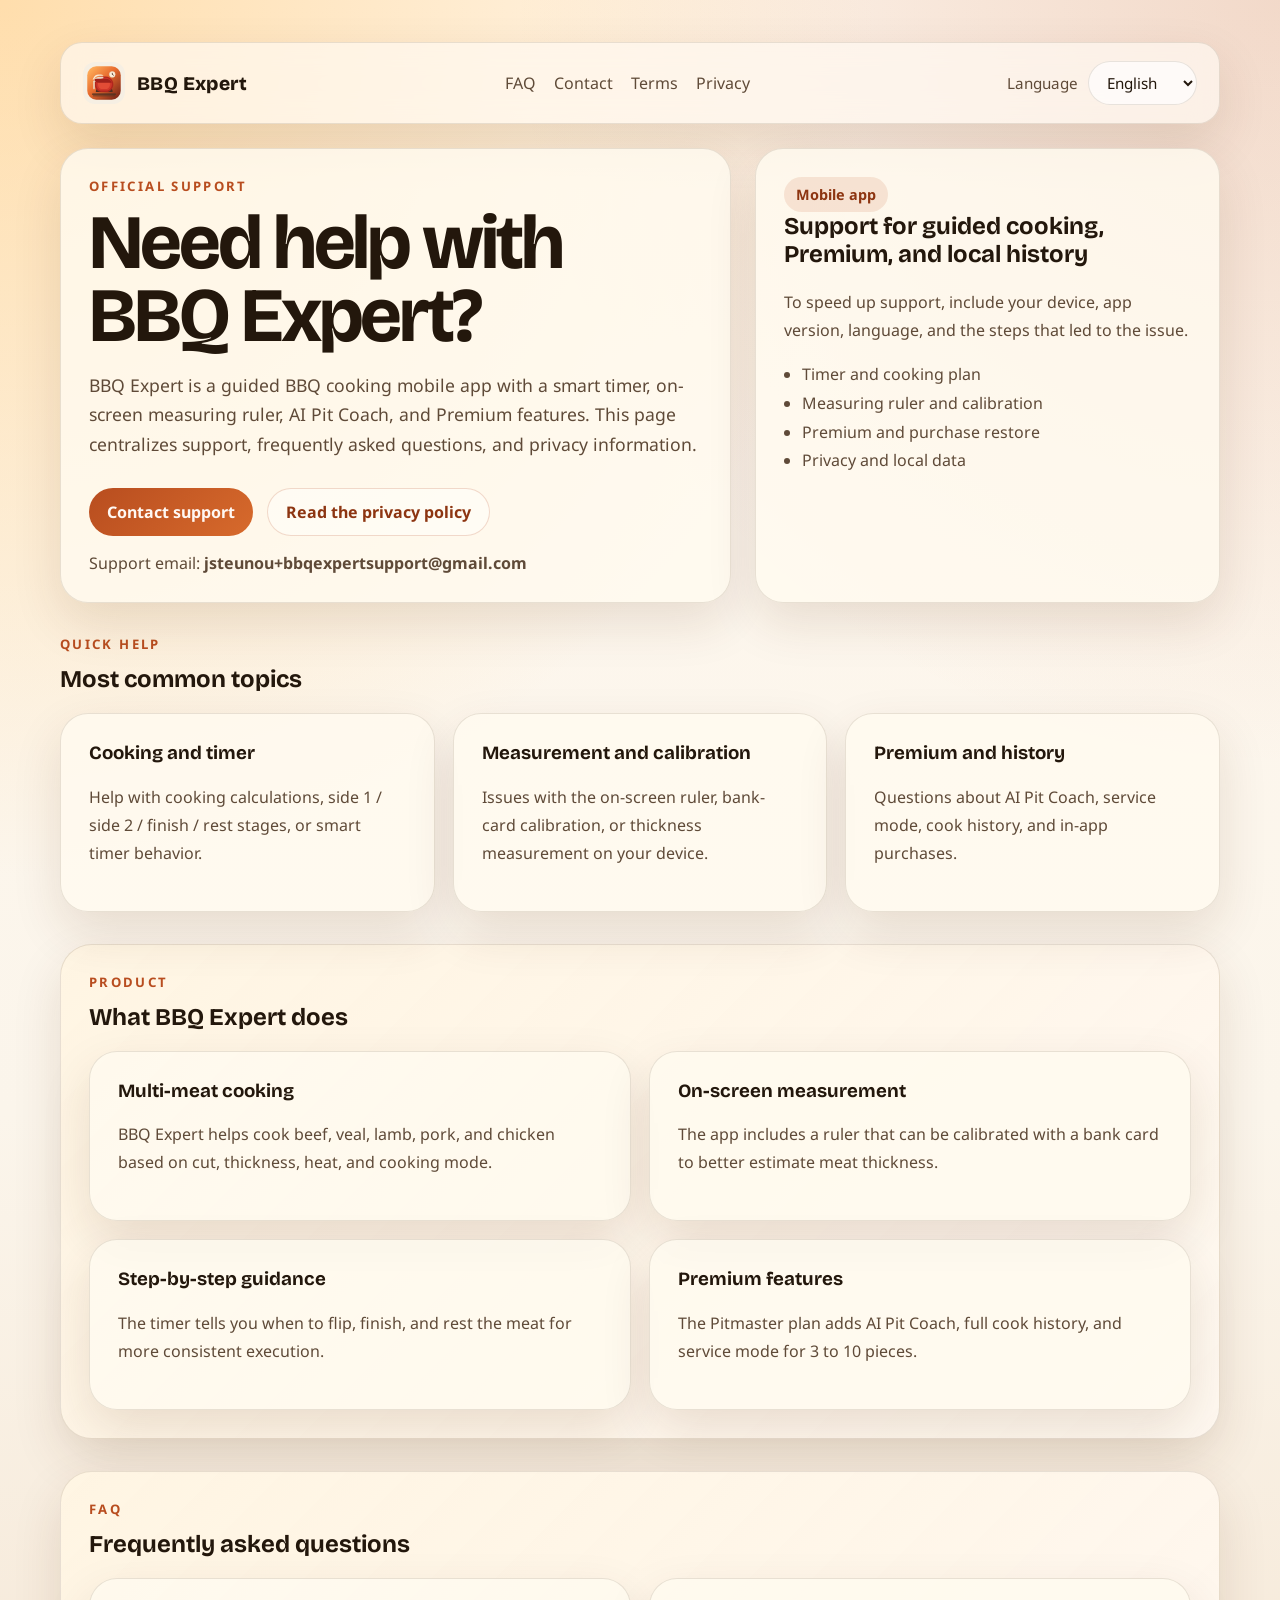
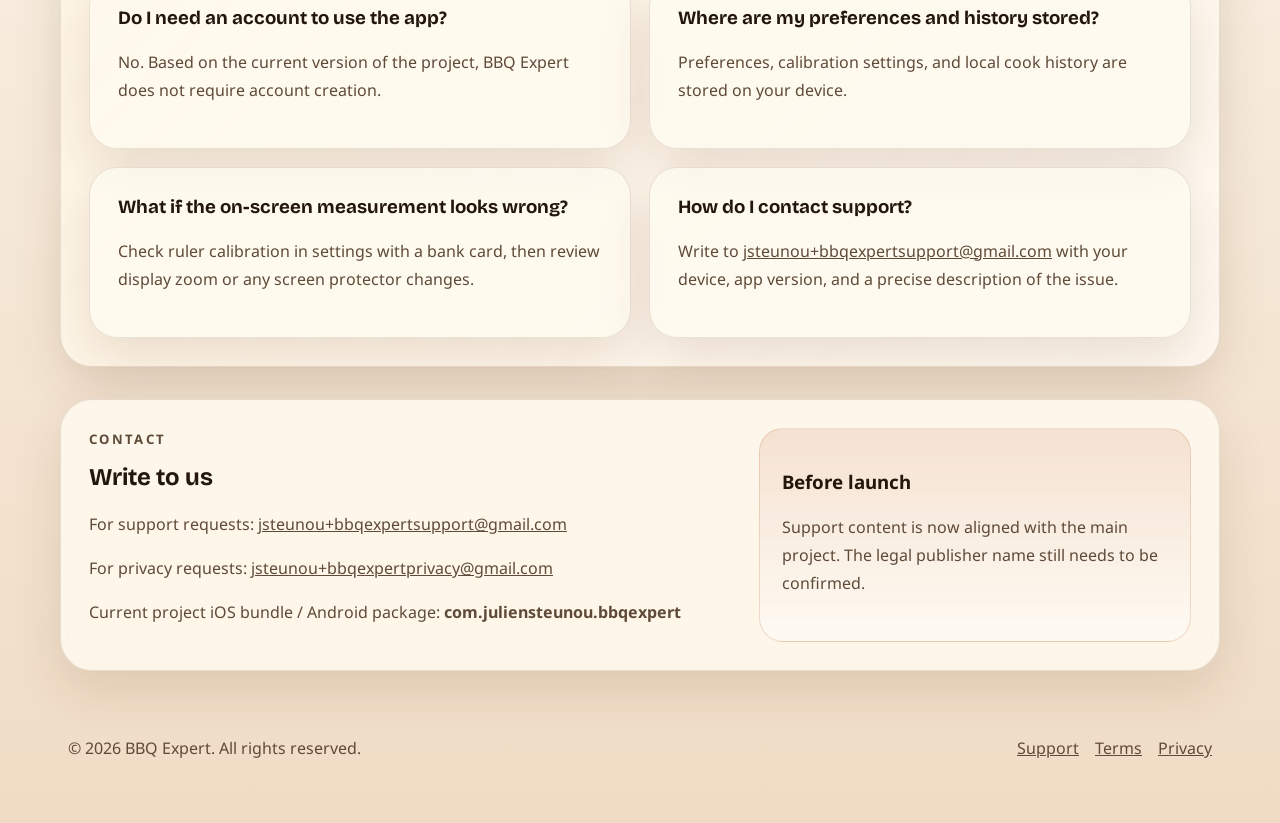
<file: index.html>
<!DOCTYPE html>
<html lang="fr">
  <head>
    <meta charset="UTF-8" />
    <meta name="viewport" content="width=device-width, initial-scale=1.0" />
    <title>BBQ Expert | Support</title>
    <meta
      name="description"
      content="Centre de support officiel de BBQ Expert, l'application mobile de cuisson BBQ guidée avec mesure d'épaisseur, timer intelligent et fonctions premium."
    />
    <link rel="preconnect" href="https://fonts.googleapis.com" />
    <link rel="preconnect" href="https://fonts.gstatic.com" crossorigin />
    <link
      href="https://fonts.googleapis.com/css2?family=Bricolage+Grotesque:wght@400;500;700;800&family=Noto+Sans:wght@400;500;700&display=swap"
      rel="stylesheet"
    />
    <link rel="stylesheet" href="assets/styles.css" />
  </head>
  <body data-page="support">
    <div class="site-shell">
      <header class="hero">
        <nav class="topbar">
          <a class="brand" href="index.html">
            <img src="assets/icon-bbq-expert.svg" alt="" />
            <span>BBQ Expert</span>
          </a>
          <div class="nav-links">
            <a href="#faq" data-i18n="navFaq">FAQ</a>
            <a href="#contact" data-i18n="navContact">Contact</a>
            <a href="terms.html" data-i18n="navTerms">Conditions</a>
            <a href="privacy.html" data-i18n="navPrivacy">Confidentialité</a>
          </div>
          <label class="language-switcher">
            <span data-i18n="languageLabel">Langue</span>
            <select id="language-select" aria-label="Language selector">
              <option value="fr">Français</option>
              <option value="en">English</option>
              <option value="it">Italiano</option>
              <option value="es">Español</option>
              <option value="de">Deutsch</option>
              <option value="zh">中文</option>
            </select>
          </label>
        </nav>

        <div class="hero-grid">
          <section class="hero-copy">
            <p class="eyebrow" data-i18n="heroEyebrow">Support officiel</p>
            <h1 data-i18n="heroTitle">Besoin d'aide avec BBQ Expert ?</h1>
            <p class="lead" data-i18n="heroLead">
              BBQ Expert est une application mobile de cuisson BBQ guidée avec
              timer intelligent, règle de mesure à l'écran, AI Pit Coach et
              options Premium. Cette page centralise l'assistance, les questions
              fréquentes et les informations sur la confidentialité.
            </p>
            <div class="hero-actions">
              <a
                class="button button-primary"
                href="mailto:jsteunou+bbqexpertsupport@gmail.com"
                data-i18n="heroSupportCta"
                >Contacter le support</a
              >
              <a
                class="button button-secondary"
                href="privacy.html"
                data-i18n="heroPrivacyCta"
                >Lire la politique de confidentialité</a
              >
            </div>
            <p class="meta-note">
              <span data-i18n="supportEmailLabel">Adresse de support :</span>
              <strong>jsteunou+bbqexpertsupport@gmail.com</strong>
            </p>
          </section>

          <aside class="hero-card">
            <div class="card-badge" data-i18n="heroCardBadge">Application mobile</div>
            <h2 data-i18n="heroCardTitle">
              Support pour cuisson guidée, Premium et historique local
            </h2>
            <p data-i18n="heroCardBody">
              Pour accélérer le traitement, indiquez votre appareil, la version
              de l'application, votre langue, et les étapes qui ont conduit au
              problème.
            </p>
            <ul class="check-list">
              <li data-i18n="heroList1">Timer et plan de cuisson</li>
              <li data-i18n="heroList2">Règle de mesure et étalonnage</li>
              <li data-i18n="heroList3">Premium et restauration d'achats</li>
              <li data-i18n="heroList4">Confidentialité et données locales</li>
            </ul>
          </aside>
        </div>
      </header>

      <main>
        <section class="section">
          <div class="section-heading">
            <p class="eyebrow" data-i18n="quickEyebrow">Aide rapide</p>
            <h2 data-i18n="quickTitle">Les sujets les plus fréquents</h2>
          </div>

          <div class="support-grid">
            <article class="info-card">
              <h3 data-i18n="quickCard1Title">Cuisson et timer</h3>
              <p data-i18n="quickCard1Body">
                Aide sur le calcul de cuisson, les étapes face 1 / face 2 /
                finition / repos, ou le comportement du timer optimisé.
              </p>
            </article>
            <article class="info-card">
              <h3 data-i18n="quickCard2Title">Mesure et étalonnage</h3>
              <p data-i18n="quickCard2Body">
                Problème de règle à l'écran, calibration avec carte bancaire ou
                mesure d'épaisseur selon votre appareil.
              </p>
            </article>
            <article class="info-card">
              <h3 data-i18n="quickCard3Title">Premium et historique</h3>
              <p data-i18n="quickCard3Body">
                Questions sur AI Pit Coach, mode service, historique des
                cuissons et achats intégrés.
              </p>
            </article>
          </div>
        </section>

        <section class="section section-accent">
          <div class="section-heading">
            <p class="eyebrow" data-i18n="productEyebrow">Produit</p>
            <h2 data-i18n="productTitle">Ce que fait BBQ Expert</h2>
          </div>

          <div class="faq-list">
            <article class="faq-item">
              <h3 data-i18n="productCard1Title">Cuisson multi-viandes</h3>
              <p data-i18n="productCard1Body">
                BBQ Expert aide à cuire bœuf, veau, agneau, porc et poulet selon
                la pièce, l'épaisseur, la chaleur et le mode de cuisson.
              </p>
            </article>
            <article class="faq-item">
              <h3 data-i18n="productCard2Title">Mesure à l'écran</h3>
              <p data-i18n="productCard2Body">
                L'application propose une règle calibrable à l'aide d'une carte
                bancaire pour mieux estimer l'épaisseur de la viande.
              </p>
            </article>
            <article class="faq-item">
              <h3 data-i18n="productCard3Title">Guidage pas à pas</h3>
              <p data-i18n="productCard3Body">
                Le timer indique quand retourner, finir et laisser reposer la
                viande pour une exécution plus régulière.
              </p>
            </article>
            <article class="faq-item">
              <h3 data-i18n="productCard4Title">Fonctions Premium</h3>
              <p data-i18n="productCard4Body">
                Le plan Pitmaster ajoute AI Pit Coach, l'historique complet des
                cuissons et le mode service de 3 à 10 pièces.
              </p>
            </article>
          </div>
        </section>

        <section class="section section-accent" id="faq">
          <div class="section-heading">
            <p class="eyebrow" data-i18n="faqEyebrow">FAQ</p>
            <h2 data-i18n="faqTitle">Questions fréquentes</h2>
          </div>

          <div class="faq-list">
            <article class="faq-item">
              <h3 data-i18n="faq1Title">Faut-il créer un compte pour utiliser l'application ?</h3>
              <p data-i18n="faq1Body">
                Non. D'après la version actuelle du projet, BBQ Expert ne
                nécessite pas de création de compte pour fonctionner.
              </p>
            </article>
            <article class="faq-item">
              <h3 data-i18n="faq2Title">Où sont stockées mes préférences et mon historique ?</h3>
              <p data-i18n="faq2Body">
                Les préférences, l'étalonnage et l'historique local des
                cuissons sont stockés sur votre appareil.
              </p>
            </article>
            <article class="faq-item">
              <h3 data-i18n="faq3Title">Que faire si la mesure à l'écran semble incorrecte ?</h3>
              <p data-i18n="faq3Body">
                Vérifiez l'étalonnage dans les paramètres avec une carte
                bancaire, puis contrôlez le zoom d'affichage ou un changement de
                protection d'écran.
              </p>
            </article>
            <article class="faq-item">
              <h3 data-i18n="faq4Title">Comment contacter le support ?</h3>
              <p>
                <span data-i18n="faq4Prefix">Écrivez à</span>
                <a href="mailto:jsteunou+bbqexpertsupport@gmail.com"
                  >jsteunou+bbqexpertsupport@gmail.com</a
                >
                <span data-i18n="faq4Suffix"
                  >avec votre appareil, votre version de l'app et une description
                  précise du souci.</span
                >
              </p>
            </article>
          </div>
        </section>

        <section class="section" id="contact">
          <div class="contact-panel">
            <div>
              <p class="eyebrow" data-i18n="contactEyebrow">Contact</p>
              <h2 data-i18n="contactTitle">Nous écrire</h2>
              <p>
                <span data-i18n="contactSupportLabel">Pour toute question d'assistance :</span>
                <a href="mailto:jsteunou+bbqexpertsupport@gmail.com"
                  >jsteunou+bbqexpertsupport@gmail.com</a
                >
              </p>
              <p>
                <span data-i18n="contactPrivacyLabel"
                  >Pour les demandes liées à la confidentialité :</span
                >
                <a href="mailto:jsteunou+bbqexpertprivacy@gmail.com"
                  >jsteunou+bbqexpertprivacy@gmail.com</a
                >
              </p>
              <p>
                <span data-i18n="contactBundleLabel"
                  >Bundle iOS / package Android du projet actuel :</span
                >
                <strong>com.juliensteunou.bbqexpert</strong>
              </p>
            </div>
            <div class="contact-card">
              <h3 data-i18n="publishTitle">Avant publication</h3>
              <p data-i18n="publishBody">
                Le contenu de support est maintenant aligné avec le projet
                principal. Il reste à confirmer le nom légal de l'éditeur.
              </p>
            </div>
          </div>
        </section>
      </main>

      <footer class="footer">
        <p data-i18n="footerCopy">© 2026 BBQ Expert. Tous droits réservés.</p>
        <div class="footer-links">
          <a href="index.html" data-i18n="footerSupport">Support</a>
          <a href="terms.html" data-i18n="footerTerms">Conditions</a>
          <a href="privacy.html" data-i18n="footerPrivacy">Confidentialité</a>
        </div>
      </footer>
    </div>

    <script src="assets/site.js"></script>
  </body>
</html>
</file>
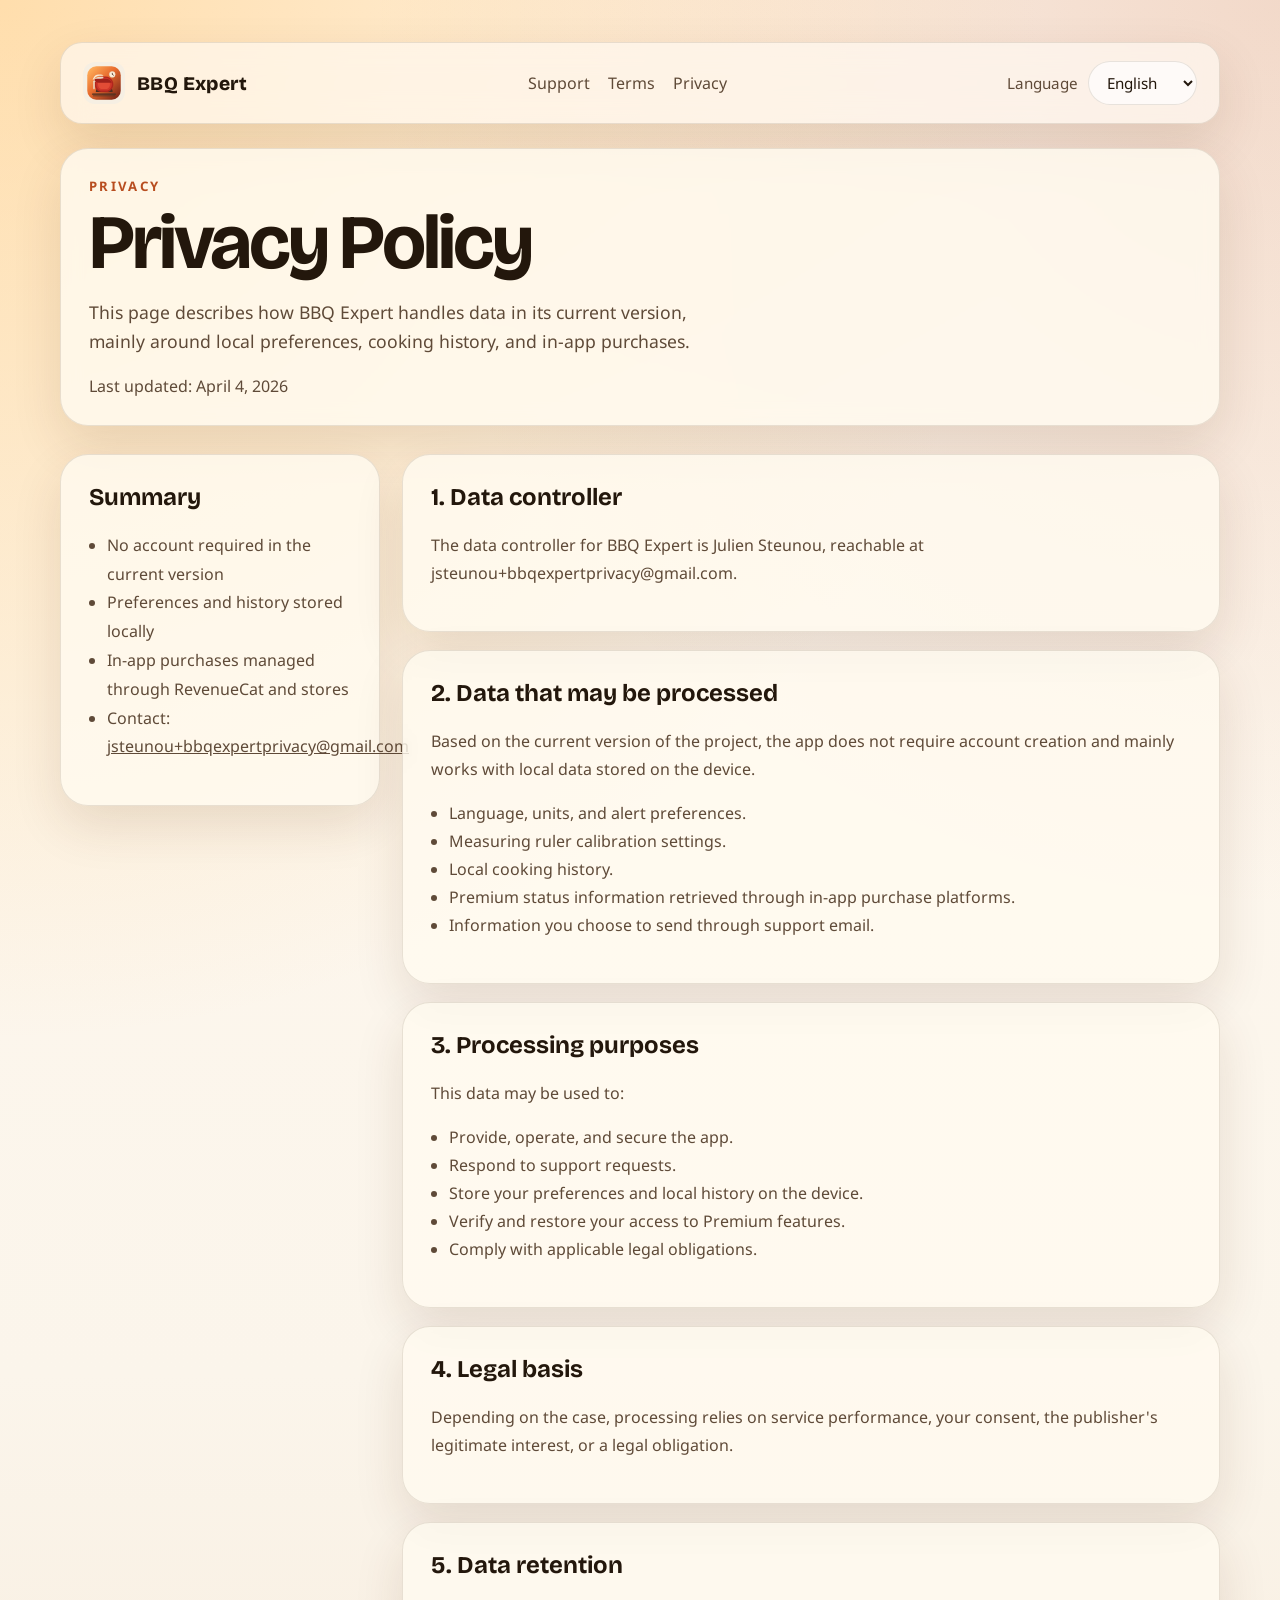
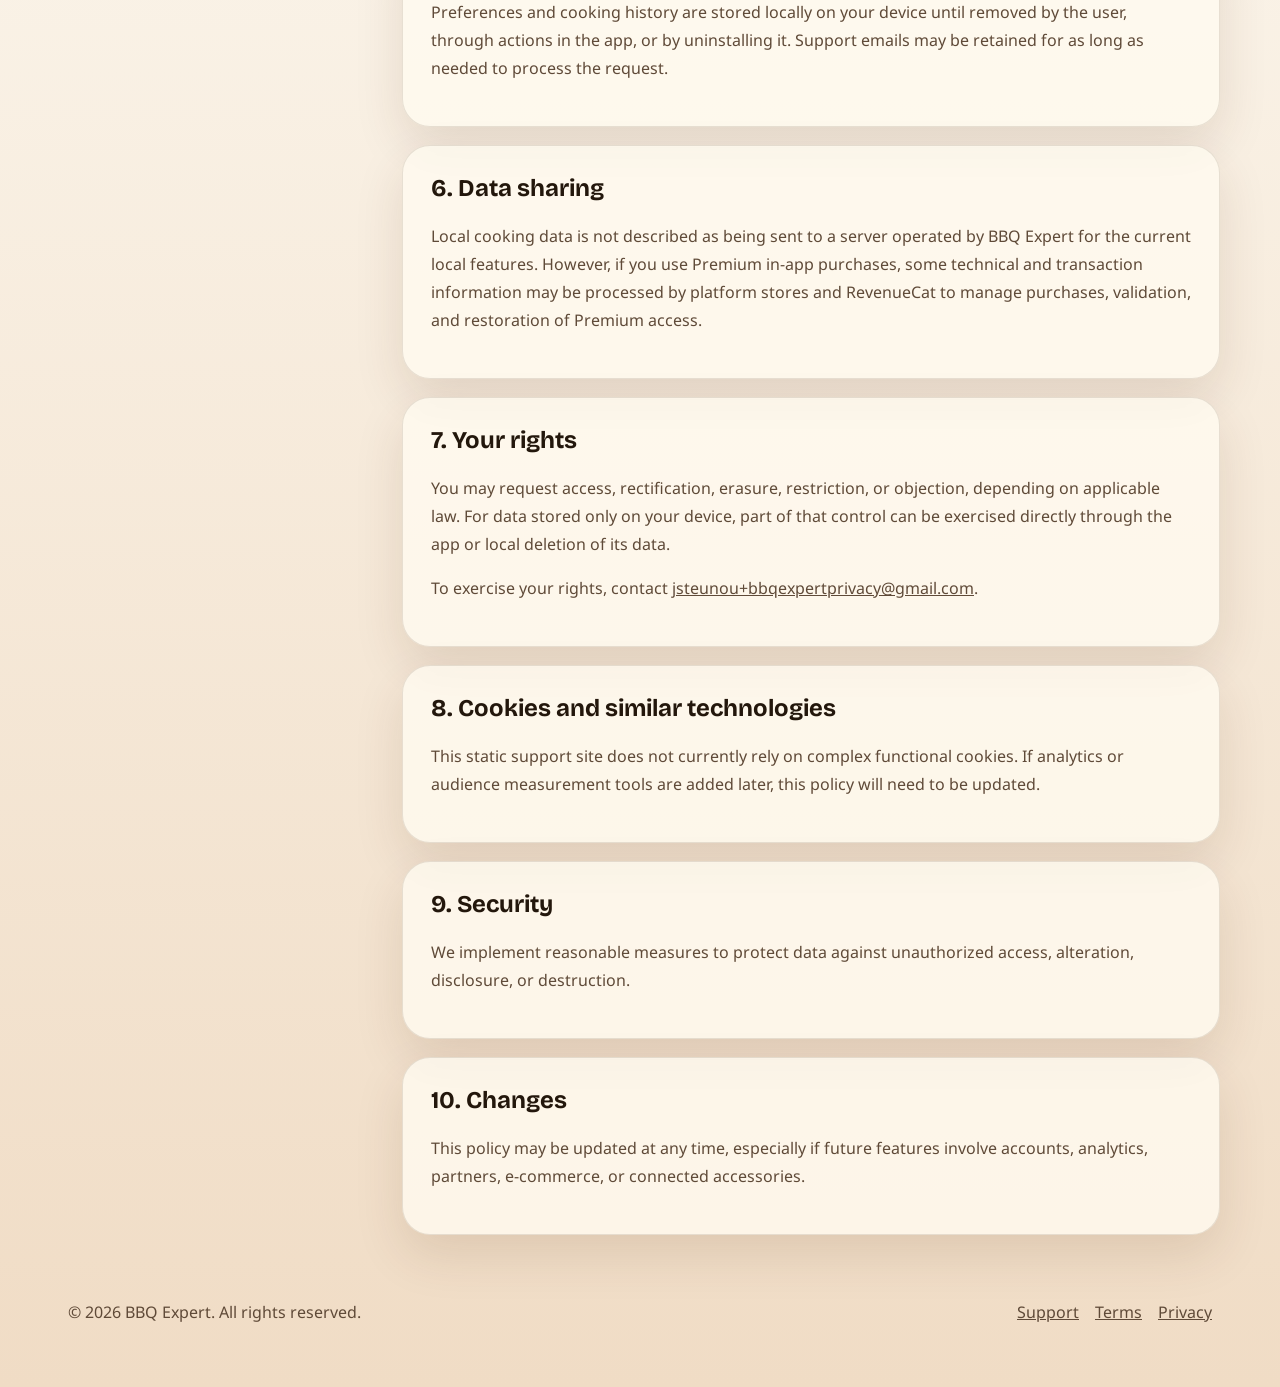
<file: privacy.html>
<!DOCTYPE html>
<html lang="fr">
  <head>
    <meta charset="UTF-8" />
    <meta name="viewport" content="width=device-width, initial-scale=1.0" />
    <title>BBQ Expert | Politique de confidentialité</title>
    <meta
      name="description"
      content="Politique de confidentialité de BBQ Expert. Informations sur les données locales, les achats intégrés et vos droits."
    />
    <link rel="preconnect" href="https://fonts.googleapis.com" />
    <link rel="preconnect" href="https://fonts.gstatic.com" crossorigin />
    <link
      href="https://fonts.googleapis.com/css2?family=Bricolage+Grotesque:wght@400;500;700;800&family=Noto+Sans:wght@400;500;700&display=swap"
      rel="stylesheet"
    />
    <link rel="stylesheet" href="assets/styles.css" />
  </head>
  <body data-page="privacy">
    <div class="site-shell">
      <header class="page-header">
        <nav class="topbar">
          <a class="brand" href="index.html">
            <img src="assets/icon-bbq-expert.svg" alt="" />
            <span>BBQ Expert</span>
          </a>
          <div class="nav-links">
            <a href="index.html" data-i18n="navSupport">Support</a>
            <a href="terms.html" data-i18n="navTerms">Conditions</a>
            <a href="privacy.html" data-i18n="navPrivacy">Confidentialité</a>
          </div>
          <label class="language-switcher">
            <span data-i18n="languageLabel">Langue</span>
            <select id="language-select" aria-label="Language selector">
              <option value="fr">Français</option>
              <option value="en">English</option>
              <option value="it">Italiano</option>
              <option value="es">Español</option>
              <option value="de">Deutsch</option>
              <option value="zh">中文</option>
            </select>
          </label>
        </nav>

        <div class="page-heading">
          <p class="eyebrow" data-i18n="privacyEyebrow">Vie privée</p>
          <h1 data-i18n="privacyTitle">Politique de confidentialité</h1>
          <p class="lead" data-i18n="privacyLead">
            Cette page décrit comment BBQ Expert traite les données dans sa
            version actuelle, principalement autour des préférences locales, de
            l'historique de cuisson et des achats intégrés.
          </p>
          <p class="meta-note" data-i18n="privacyUpdated">
            Dernière mise à jour : 4 avril 2026
          </p>
        </div>
      </header>

      <main class="policy-layout">
        <aside class="policy-summary">
          <h2 data-i18n="summaryTitle">Résumé</h2>
          <ul class="check-list">
            <li data-i18n="summary1">Pas de compte requis dans la version actuelle</li>
            <li data-i18n="summary2">Préférences et historique stockés localement</li>
            <li data-i18n="summary3">Achats intégrés gérés via RevenueCat et les stores</li>
            <li>
              <span data-i18n="summary4">Contact :</span>
              <a href="mailto:jsteunou+bbqexpertprivacy@gmail.com"
                >jsteunou+bbqexpertprivacy@gmail.com</a
              >
            </li>
          </ul>
        </aside>

        <section class="policy-content">
          <article class="policy-block">
            <h2 data-i18n="section1Title">1. Responsable du traitement</h2>
            <p data-i18n="section1Body">
              Le responsable du traitement des données de BBQ Expert est
              Julien Steunou, joignable à
              jsteunou+bbqexpertprivacy@gmail.com.
            </p>
          </article>

          <article class="policy-block">
            <h2 data-i18n="section2Title">2. Données susceptibles d'être collectées</h2>
            <p data-i18n="section2Lead">
              D'après la version actuelle du projet, l'application ne demande
              pas de création de compte et fonctionne principalement avec des
              données locales enregistrées sur l'appareil.
            </p>
            <ul>
              <li data-i18n="section2Item1">Préférences de langue, d'unités et d'alertes.</li>
              <li data-i18n="section2Item2">Réglages d'étalonnage de la règle de mesure.</li>
              <li data-i18n="section2Item3">Historique local des cuissons.</li>
              <li data-i18n="section2Item4">Informations liées à l'état Premium récupérées via les plateformes d'achat intégré.</li>
              <li data-i18n="section2Item5">Informations que vous choisissez d'envoyer au support par email.</li>
            </ul>
          </article>

          <article class="policy-block">
            <h2 data-i18n="section3Title">3. Finalités du traitement</h2>
            <p data-i18n="section3Lead">Ces données peuvent être utilisées pour :</p>
            <ul>
              <li data-i18n="section3Item1">Fournir, exploiter et sécuriser l'application.</li>
              <li data-i18n="section3Item2">Répondre aux demandes de support.</li>
              <li data-i18n="section3Item3">Enregistrer vos préférences et votre historique local sur l'appareil.</li>
              <li data-i18n="section3Item4">Vérifier et restaurer vos droits d'accès aux fonctions Premium.</li>
              <li data-i18n="section3Item5">Respecter les obligations légales applicables.</li>
            </ul>
          </article>

          <article class="policy-block">
            <h2 data-i18n="section4Title">4. Base légale</h2>
            <p data-i18n="section4Body">
              Le traitement repose, selon les cas, sur l'exécution du service,
              votre consentement, l'intérêt légitime de l'éditeur ou une
              obligation légale.
            </p>
          </article>

          <article class="policy-block">
            <h2 data-i18n="section5Title">5. Conservation des données</h2>
            <p data-i18n="section5Body">
              Les préférences et l'historique de cuisson sont conservés
              localement sur votre appareil jusqu'à leur suppression par
              l'utilisateur, par des actions dans l'application ou par la
              désinstallation. Les emails de support peuvent être conservés le
              temps nécessaire au traitement de la demande.
            </p>
          </article>

          <article class="policy-block">
            <h2 data-i18n="section6Title">6. Partage des données</h2>
            <p data-i18n="section6Body">
              Les données locales de cuisson ne sont pas décrites comme étant
              transmises à un serveur exploité par BBQ Expert pour les fonctions
              locales actuelles. En revanche, si vous utilisez les achats
              intégrés Premium, certaines informations techniques et de
              transaction peuvent être traitées par les stores de la plateforme
              et par RevenueCat pour gérer l'achat, la validation et la
              restauration des accès Premium.
            </p>
          </article>

          <article class="policy-block">
            <h2 data-i18n="section7Title">7. Vos droits</h2>
            <p data-i18n="section7Body">
              Vous pouvez demander l'accès, la rectification, l'effacement, la
              limitation du traitement ou l'opposition, selon la législation
              applicable. Pour les données stockées uniquement sur votre appareil,
              une partie du contrôle s'exerce directement via l'application ou la
              suppression locale de ses données.
            </p>
            <p>
              <span data-i18n="section7ContactPrefix">Pour exercer vos droits, contactez</span>
              <a href="mailto:jsteunou+bbqexpertprivacy@gmail.com"
                >jsteunou+bbqexpertprivacy@gmail.com</a
              >.
            </p>
          </article>

          <article class="policy-block">
            <h2 data-i18n="section8Title">8. Cookies et technologies similaires</h2>
            <p data-i18n="section8Body">
              Le site de support ne prévoit pas de cookies fonctionnels
              complexes dans cette version statique. Si des outils d'analyse ou
              de mesure d'audience sont ajoutés plus tard, cette politique devra
              être mise à jour.
            </p>
          </article>

          <article class="policy-block">
            <h2 data-i18n="section9Title">9. Sécurité</h2>
            <p data-i18n="section9Body">
              Nous mettons en oeuvre des mesures raisonnables pour protéger les
              données contre l'accès non autorisé, l'altération, la divulgation
              ou la destruction.
            </p>
          </article>

          <article class="policy-block">
            <h2 data-i18n="section10Title">10. Modifications</h2>
            <p data-i18n="section10Body">
              Cette politique peut être mise à jour à tout moment, notamment si
              de futures fonctionnalités impliquent des comptes, de l'analytique,
              des partenaires, de l'e-commerce ou des accessoires connectés.
            </p>
          </article>
        </section>
      </main>

      <footer class="footer">
        <p data-i18n="footerCopy">© 2026 BBQ Expert. Tous droits réservés.</p>
        <div class="footer-links">
          <a href="index.html" data-i18n="footerSupport">Support</a>
          <a href="terms.html" data-i18n="footerTerms">Conditions</a>
          <a href="privacy.html" data-i18n="footerPrivacy">Confidentialité</a>
        </div>
      </footer>
    </div>

    <script src="assets/site.js"></script>
  </body>
</html>
</file>
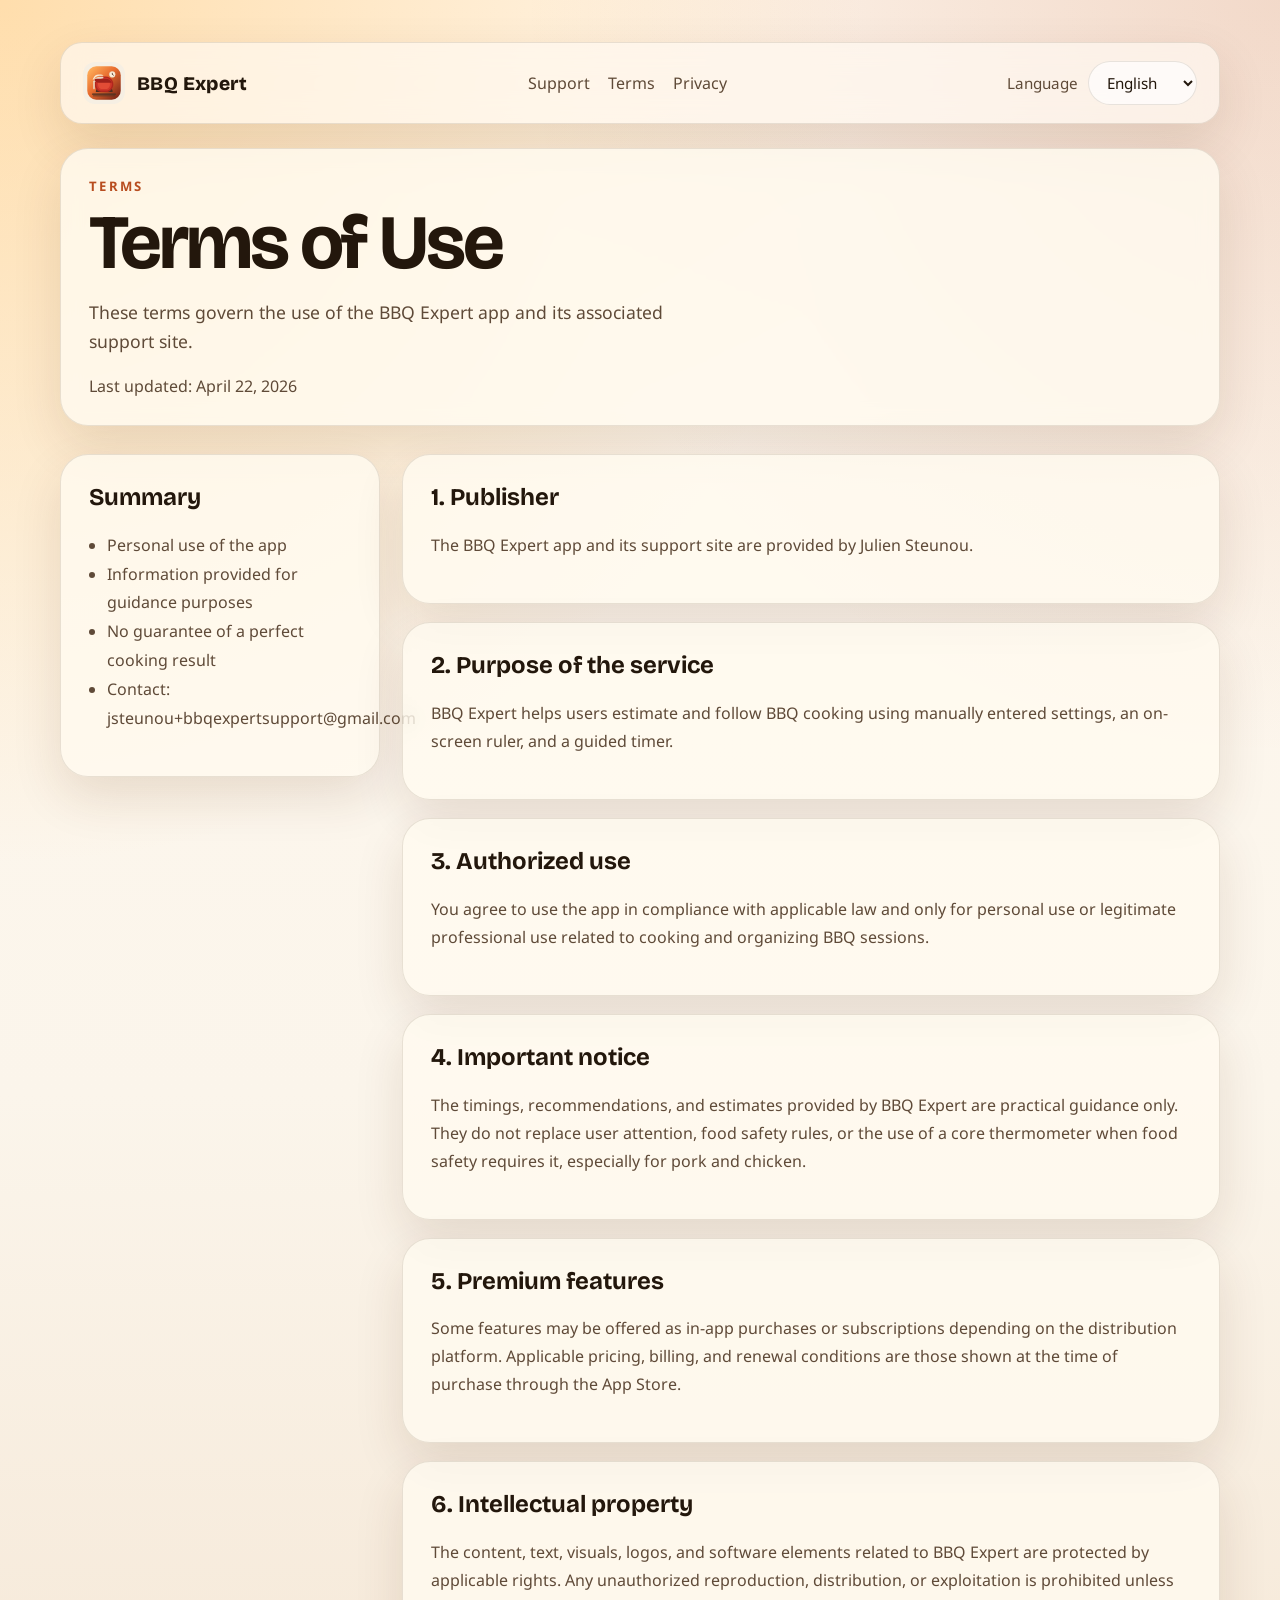
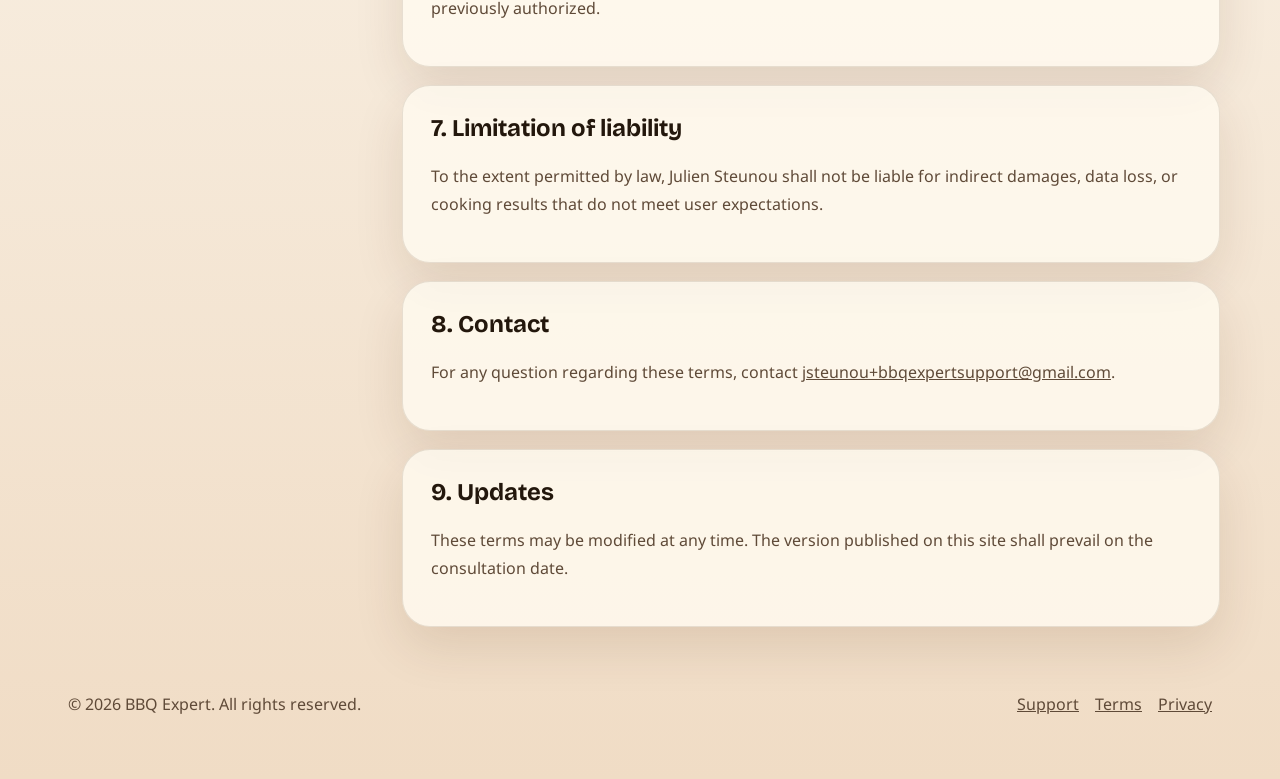
<file: terms.html>
<!DOCTYPE html>
<html lang="fr">
  <head>
    <meta charset="UTF-8" />
    <meta name="viewport" content="width=device-width, initial-scale=1.0" />
    <title>BBQ Expert | Conditions d'utilisation</title>
    <meta
      name="description"
      content="Conditions d'utilisation de BBQ Expert."
    />
    <link rel="preconnect" href="https://fonts.googleapis.com" />
    <link rel="preconnect" href="https://fonts.gstatic.com" crossorigin />
    <link
      href="https://fonts.googleapis.com/css2?family=Bricolage+Grotesque:wght@400;500;700;800&family=Noto+Sans:wght@400;500;700&display=swap"
      rel="stylesheet"
    />
    <link rel="stylesheet" href="assets/styles.css" />
  </head>
  <body data-page="terms">
    <div class="site-shell">
      <header class="page-header">
        <nav class="topbar">
          <a class="brand" href="index.html">
            <img src="assets/icon-bbq-expert.svg" alt="" />
            <span>BBQ Expert</span>
          </a>
          <div class="nav-links">
            <a href="index.html" data-i18n="navSupport">Support</a>
            <a href="terms.html" data-i18n="navTerms">Conditions</a>
            <a href="privacy.html" data-i18n="navPrivacy">Confidentialité</a>
          </div>
          <label class="language-switcher">
            <span data-i18n="languageLabel">Langue</span>
            <select id="language-select" aria-label="Language selector">
              <option value="fr">Français</option>
              <option value="en">English</option>
              <option value="it">Italiano</option>
              <option value="es">Español</option>
              <option value="de">Deutsch</option>
              <option value="zh">中文</option>
            </select>
          </label>
        </nav>

        <div class="page-heading">
          <p class="eyebrow" data-i18n="termsEyebrow">Conditions</p>
          <h1 data-i18n="termsTitle">Conditions d'utilisation</h1>
          <p class="lead" data-i18n="termsLead">
            Ces conditions encadrent l'utilisation de l'application BBQ Expert et
            du site de support associé.
          </p>
          <p class="meta-note" data-i18n="termsUpdated">
            Dernière mise à jour : 22 avril 2026
          </p>
        </div>
      </header>

      <main class="policy-layout">
        <aside class="policy-summary">
          <h2 data-i18n="summaryTitle">Résumé</h2>
          <ul class="check-list">
            <li data-i18n="termsSummary1">Usage personnel de l'application</li>
            <li data-i18n="termsSummary2">Informations fournies à titre indicatif</li>
            <li data-i18n="termsSummary3">Aucune garantie de résultat culinaire parfait</li>
            <li data-i18n="termsSummary4">Contact : jsteunou+bbqexpertsupport@gmail.com</li>
          </ul>
        </aside>

        <section class="policy-content">
          <article class="policy-block">
            <h2 data-i18n="termsSection1Title">1. Éditeur</h2>
            <p data-i18n="termsSection1Body">
              L'application BBQ Expert et son site de support sont proposés par
              Julien Steunou.
            </p>
          </article>

          <article class="policy-block">
            <h2 data-i18n="termsSection2Title">2. Objet du service</h2>
            <p data-i18n="termsSection2Body">
              BBQ Expert aide l'utilisateur à estimer et suivre une cuisson au
              barbecue à l'aide de paramètres saisis manuellement, d'une règle de
              mesure à l'écran et d'un timer guidé.
            </p>
          </article>

          <article class="policy-block">
            <h2 data-i18n="termsSection3Title">3. Usage autorisé</h2>
            <p data-i18n="termsSection3Body">
              Vous vous engagez à utiliser l'application conformément aux lois en
              vigueur et uniquement pour un usage personnel ou professionnel
              légitime lié à la cuisson et à l'organisation de vos sessions BBQ.
            </p>
          </article>

          <article class="policy-block">
            <h2 data-i18n="termsSection4Title">4. Avertissement important</h2>
            <p data-i18n="termsSection4Body">
              Les temps, recommandations et estimations fournis par BBQ Expert
              constituent une aide pratique. Ils ne remplacent ni la vigilance de
              l'utilisateur, ni les règles d'hygiène alimentaire, ni l'usage
              d'une sonde à cœur lorsque la sécurité alimentaire l'exige,
              notamment pour le porc et le poulet.
            </p>
          </article>

          <article class="policy-block">
            <h2 data-i18n="termsSection5Title">5. Fonctions Premium</h2>
            <p data-i18n="termsSection5Body">
              Certaines fonctionnalités peuvent être proposées sous forme
              d'achats intégrés ou d'abonnement, selon les plateformes de
              distribution. Les conditions tarifaires, de facturation et de
              renouvellement applicables sont celles affichées au moment de
              l'achat via l'App Store.
            </p>
          </article>

          <article class="policy-block">
            <h2 data-i18n="termsSection6Title">6. Propriété intellectuelle</h2>
            <p data-i18n="termsSection6Body">
              Les contenus, textes, visuels, logos et éléments logiciels liés à
              BBQ Expert sont protégés par les droits applicables. Toute
              reproduction, diffusion ou exploitation non autorisée est interdite
              sauf accord préalable.
            </p>
          </article>

          <article class="policy-block">
            <h2 data-i18n="termsSection7Title">7. Limitation de responsabilité</h2>
            <p data-i18n="termsSection7Body">
              Dans les limites permises par la loi, Julien Steunou ne pourra être
              tenu responsable des dommages indirects, des pertes de données, ni
              des résultats de cuisson ne correspondant pas aux attentes de
              l'utilisateur.
            </p>
          </article>

          <article class="policy-block">
            <h2 data-i18n="termsSection8Title">8. Contact</h2>
            <p>
              <span data-i18n="termsSection8Prefix">Pour toute question relative aux conditions d'utilisation, contactez</span>
              <a href="mailto:jsteunou+bbqexpertsupport@gmail.com">jsteunou+bbqexpertsupport@gmail.com</a>.
            </p>
          </article>

          <article class="policy-block">
            <h2 data-i18n="termsSection9Title">9. Mise à jour</h2>
            <p data-i18n="termsSection9Body">
              Ces conditions peuvent être modifiées à tout moment. La version
              publiée sur ce site fait foi à la date de consultation.
            </p>
          </article>
        </section>
      </main>

      <footer class="footer">
        <p data-i18n="footerCopy">© 2026 BBQ Expert. Tous droits réservés.</p>
        <div class="footer-links">
          <a href="index.html" data-i18n="footerSupport">Support</a>
          <a href="terms.html" data-i18n="footerTerms">Conditions</a>
          <a href="privacy.html" data-i18n="footerPrivacy">Confidentialité</a>
        </div>
      </footer>
    </div>

    <script src="assets/site.js"></script>
  </body>
</html>
</file>
<file: assets/styles.css>
:root {
  --bg: #fbf5eb;
  --bg-soft: #f3e5cf;
  --surface: rgba(255, 250, 240, 0.82);
  --surface-strong: #fffaf2;
  --ink: #23170c;
  --ink-soft: #5f4a38;
  --accent: #b84d1f;
  --accent-strong: #8d3511;
  --line: rgba(70, 42, 20, 0.12);
  --shadow: 0 20px 50px rgba(82, 40, 10, 0.12);
}

* {
  box-sizing: border-box;
}

html {
  scroll-behavior: smooth;
}

body {
  margin: 0;
  min-height: 100vh;
  font-family: "Noto Sans", sans-serif;
  color: var(--ink);
  background:
    radial-gradient(circle at top left, rgba(255, 190, 92, 0.45), transparent 32%),
    radial-gradient(circle at top right, rgba(184, 77, 31, 0.18), transparent 28%),
    linear-gradient(180deg, #fff8ef 0%, var(--bg) 46%, #f0dcc5 100%);
}

a {
  color: inherit;
}

.site-shell {
  width: min(1160px, calc(100% - 32px));
  margin: 0 auto;
  padding: 24px 0 48px;
}

.topbar {
  display: flex;
  align-items: center;
  justify-content: space-between;
  gap: 20px;
  padding: 18px 22px;
  border: 1px solid var(--line);
  border-radius: 22px;
  background: rgba(255, 250, 242, 0.68);
  backdrop-filter: blur(14px);
  box-shadow: var(--shadow);
}

.brand {
  display: inline-flex;
  align-items: center;
  gap: 12px;
  font-family: "Bricolage Grotesque", sans-serif;
  font-size: 1.2rem;
  font-weight: 800;
  letter-spacing: 0.02em;
  text-decoration: none;
}

.brand img {
  width: 42px;
  height: 42px;
  border-radius: 12px;
  flex: 0 0 auto;
}

.nav-links {
  display: flex;
  flex-wrap: wrap;
  gap: 18px;
}

.language-switcher {
  display: inline-flex;
  align-items: center;
  gap: 10px;
  color: var(--ink-soft);
  font-size: 0.95rem;
}

.language-switcher select {
  border: 1px solid var(--line);
  border-radius: 999px;
  background: rgba(255, 255, 255, 0.7);
  color: var(--ink);
  padding: 10px 14px;
  font: inherit;
}

.nav-links a {
  text-decoration: none;
  color: var(--ink-soft);
}

.hero,
.page-header {
  padding-top: 18px;
}

.hero-grid,
.page-heading,
.policy-layout,
.contact-panel,
.support-grid,
.faq-list {
  animation: rise 0.7s ease both;
}

.hero-grid {
  display: grid;
  grid-template-columns: 1.3fr 0.9fr;
  gap: 24px;
  margin-top: 24px;
}

.hero-copy,
.hero-card,
.page-heading,
.policy-summary,
.policy-block,
.contact-panel,
.info-card,
.faq-item {
  border: 1px solid var(--line);
  background: var(--surface);
  backdrop-filter: blur(10px);
  box-shadow: var(--shadow);
}

.hero-copy,
.hero-card,
.page-heading,
.policy-summary,
.policy-block,
.info-card,
.faq-item {
  border-radius: 28px;
  padding: 28px;
}

.hero-copy h1,
.page-heading h1 {
  margin: 0;
  font-family: "Bricolage Grotesque", sans-serif;
  font-size: clamp(2.7rem, 6vw, 5.5rem);
  line-height: 0.95;
  letter-spacing: -0.04em;
}

.hero-card h2,
.section-heading h2,
.contact-panel h2,
.policy-summary h2,
.policy-block h2 {
  margin-top: 0;
  font-family: "Bricolage Grotesque", sans-serif;
}

.lead {
  max-width: 62ch;
  font-size: 1.1rem;
  line-height: 1.7;
  color: var(--ink-soft);
}

.eyebrow {
  margin: 0 0 12px;
  font-size: 0.82rem;
  font-weight: 700;
  letter-spacing: 0.18em;
  text-transform: uppercase;
  color: var(--accent);
}

.hero-actions {
  display: flex;
  flex-wrap: wrap;
  gap: 14px;
  margin: 28px 0 16px;
}

.button {
  display: inline-flex;
  align-items: center;
  justify-content: center;
  min-height: 48px;
  padding: 0 18px;
  border-radius: 999px;
  text-decoration: none;
  font-weight: 700;
}

.button-primary {
  background: linear-gradient(135deg, var(--accent) 0%, #d76a2c 100%);
  color: #fff8f3;
}

.button-secondary {
  border: 1px solid rgba(184, 77, 31, 0.2);
  background: rgba(255, 255, 255, 0.4);
  color: var(--accent-strong);
}

.meta-note {
  margin: 0;
  color: var(--ink-soft);
}

.card-badge {
  display: inline-flex;
  padding: 8px 12px;
  border-radius: 999px;
  background: rgba(184, 77, 31, 0.12);
  color: var(--accent-strong);
  font-size: 0.9rem;
  font-weight: 700;
}

.check-list {
  padding-left: 18px;
  color: var(--ink-soft);
  line-height: 1.8;
}

.section {
  margin-top: 32px;
}

.section-heading {
  margin-bottom: 18px;
}

.support-grid {
  display: grid;
  grid-template-columns: repeat(3, minmax(0, 1fr));
  gap: 18px;
}

.info-card h3,
.faq-item h3 {
  margin-top: 0;
  font-family: "Bricolage Grotesque", sans-serif;
}

.section-accent {
  padding: 28px;
  border: 1px solid var(--line);
  border-radius: 32px;
  background:
    linear-gradient(135deg, rgba(255, 244, 223, 0.82), rgba(255, 248, 240, 0.92)),
    var(--surface-strong);
  box-shadow: var(--shadow);
}

.faq-list {
  display: grid;
  grid-template-columns: repeat(2, minmax(0, 1fr));
  gap: 18px;
}

.contact-panel {
  display: grid;
  grid-template-columns: 1.2fr 0.8fr;
  gap: 22px;
  padding: 28px;
  border-radius: 32px;
}

.contact-card {
  align-self: stretch;
  padding: 22px;
  border-radius: 24px;
  background: linear-gradient(180deg, rgba(184, 77, 31, 0.12), rgba(255, 255, 255, 0.45));
  border: 1px solid rgba(184, 77, 31, 0.18);
}

.page-heading {
  margin-top: 24px;
}

.policy-layout {
  display: grid;
  grid-template-columns: 320px 1fr;
  gap: 22px;
  margin-top: 28px;
}

.policy-summary {
  align-self: start;
  position: sticky;
  top: 20px;
}

.policy-content {
  display: grid;
  gap: 18px;
}

.policy-block p,
.policy-block li,
.faq-item p,
.info-card p,
.hero-card p,
.contact-panel p {
  color: var(--ink-soft);
  line-height: 1.75;
}

.policy-block ul {
  padding-left: 18px;
}

.footer {
  display: flex;
  align-items: center;
  justify-content: space-between;
  gap: 16px;
  margin-top: 32px;
  padding: 18px 8px 0;
  color: var(--ink-soft);
}

.footer-links {
  display: flex;
  gap: 16px;
}

@keyframes rise {
  from {
    opacity: 0;
    transform: translateY(20px);
  }
  to {
    opacity: 1;
    transform: translateY(0);
  }
}

@media (max-width: 900px) {
  .hero-grid,
  .support-grid,
  .faq-list,
  .contact-panel,
  .policy-layout {
    grid-template-columns: 1fr;
  }

  .policy-summary {
    position: static;
  }
}

@media (max-width: 680px) {
  .site-shell {
    width: min(100% - 20px, 1160px);
    padding-top: 14px;
  }

  .topbar,
  .hero-copy,
  .hero-card,
  .page-heading,
  .policy-summary,
  .policy-block,
  .info-card,
  .faq-item,
  .contact-panel,
  .section-accent {
    border-radius: 22px;
    padding: 22px;
  }

  .topbar,
  .footer {
    flex-direction: column;
    align-items: flex-start;
  }

  .nav-links,
  .footer-links,
  .hero-actions {
    width: 100%;
  }
}
</file>
